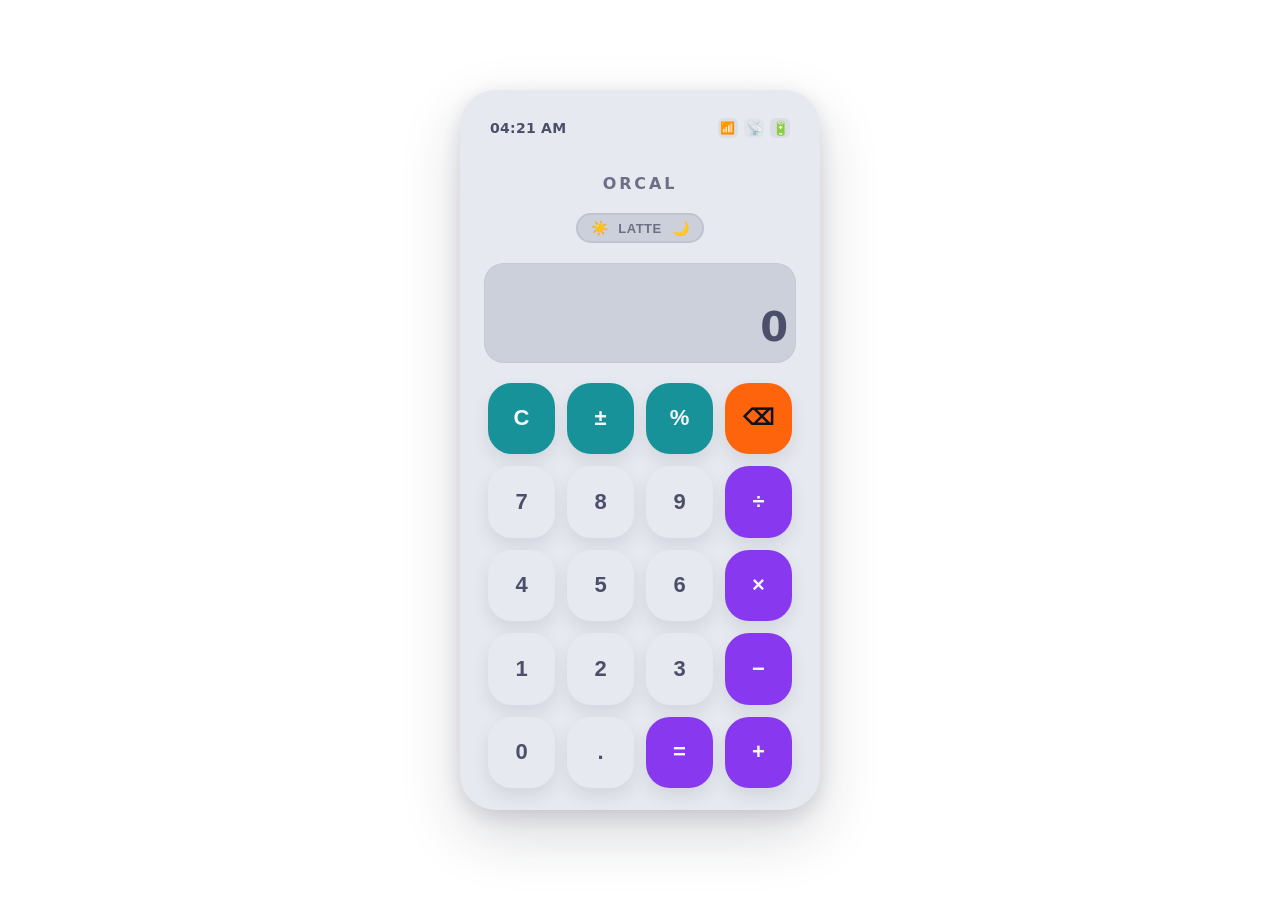
<file: ui/index.html>
<!doctype html>
<html lang="en">
  <head>
    <meta charset="UTF-8" />
    <meta name="viewport" content="width=device-width, initial-scale=1.0" />
    <title>orCAL - Calculator</title>
    <link rel="stylesheet" href="styles.css" />
  </head>
  <body>
    <main class="calculator-app">
      <section class="calculator-phone-frame">
        <div class="drag-region" data-tauri-drag-region aria-hidden="true"></div>
        <header class="calculator-status" data-tauri-drag-region>
          <div class="status">
            <div class="status-time" aria-live="polite">--:--</div>
            <div class="status-icons" aria-label="Connection status">
              <span class="status-icon" aria-hidden="true">📶</span>
              <button
                class="status-icon status-icon-button"
                type="button"
                data-action="minimize"
                aria-label="Minimize"
              >
                📡
              </button>
              <button
                class="status-icon status-icon-button"
                type="button"
                data-action="battery"
                aria-label="Battery 100%"
              >
                🔋
              </button>
            </div>
          </div>
          <div class="status-message" role="status" aria-live="polite"></div>
          <div class="status-brand">orCAL</div>
        </header>

        <div class="theme-toggle" role="group" aria-label="Change theme">
          <button class="theme-toggle-button" type="button" aria-pressed="false">
            <span class="theme-toggle-icon" aria-hidden="true">☀️</span>
            <span class="theme-toggle-label" aria-live="polite">Latte</span>
            <span class="theme-toggle-icon" aria-hidden="true">🌙</span>
          </button>
        </div>

        <section class="calculator-screen" aria-live="polite">
          <div class="screen-expression" data-expression></div>
          <div class="screen-result-wrapper">
            <div class="screen-result" data-result>0</div>
            <div class="screen-result-tooltip" data-result-tooltip role="tooltip">0</div>
          </div>
        </section>

        <section class="calculator-keypad" aria-label="Calculator keypad"></section>

      </section>
    </main>
    <script src="app.js"></script>
  </body>
</html>
</file>
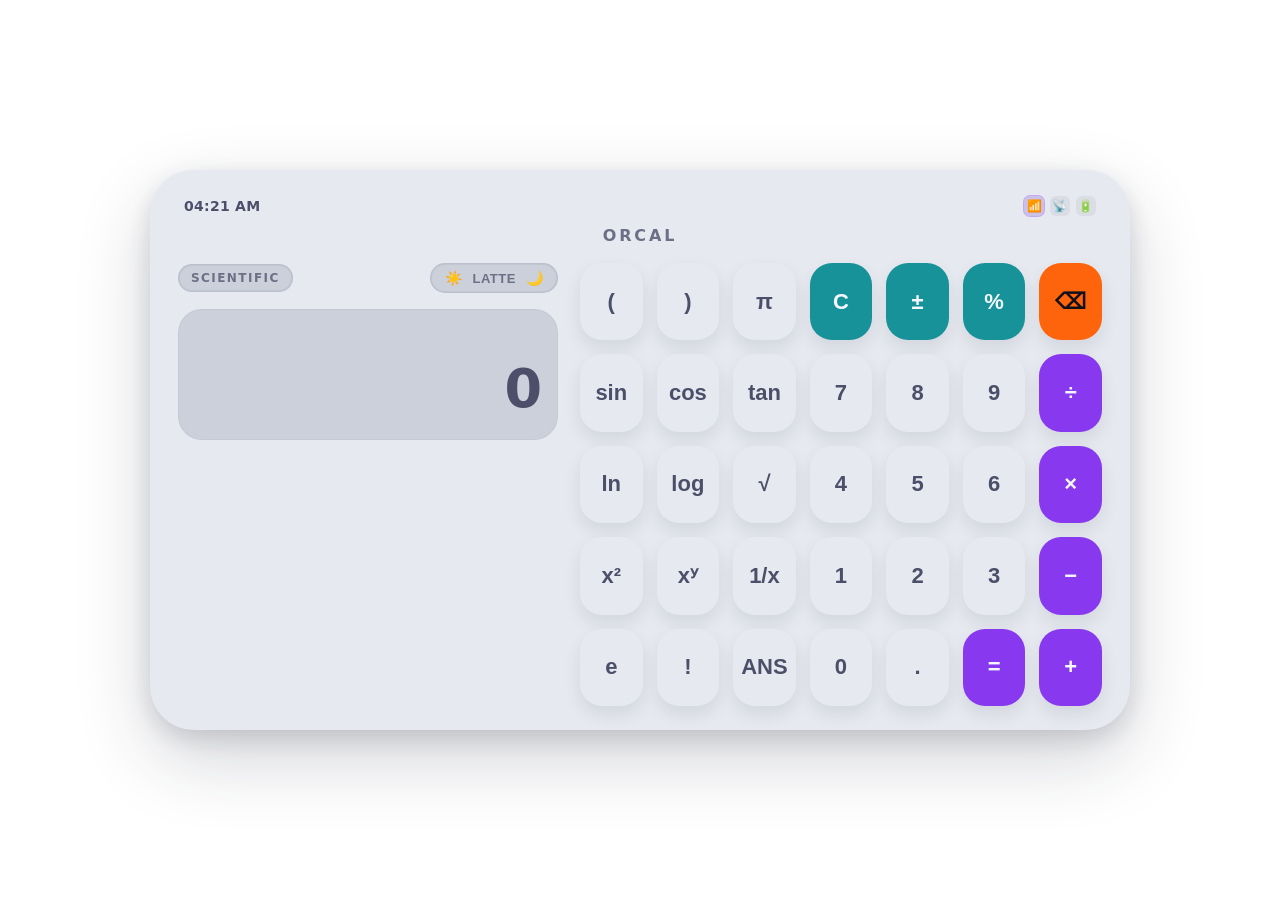
<file: ui/tablet-mode/index.html>
<!doctype html>
<html lang="en">
  <head>
    <meta charset="UTF-8" />
    <meta name="viewport" content="width=device-width, initial-scale=1.0" />
    <title>orCAL - Calculator</title>
    <link rel="stylesheet" href="styles.css" />
  </head>
  <body>
    <main class="calculator-app">
      <!-- Tablet-first layout (horizontal). Phone sizing is still supported via CSS fallbacks. -->
      <section class="calculator-tablet-frame" data-mode="scientific">
        <div class="drag-region" data-tauri-drag-region aria-hidden="true"></div>
        <header class="calculator-status">
          <div class="status">
            <div class="status-time" aria-live="polite">--:--</div>
            <div class="status-icons" aria-label="Status and modes">
              <button class="status-icon status-mode-toggle" type="button" aria-pressed="true" aria-label="Toggle scientific mode" title="Toggle scientific mode">📶</button>
              <span class="status-icon" aria-hidden="true">📡</span>
              <span class="status-icon" aria-hidden="true">🔋</span>
            </div>
          </div>
          <div class="status-brand">orCAL</div>
        </header>

        <section class="calculator-tablet-body" aria-label="Calculator">
          <div class="calculator-tablet-left">
            <div class="calculator-toolbar">
              <div class="calculator-mode" aria-label="Calculation mode">
                <span class="mode-pill" aria-hidden="true">Scientific</span>
              </div>

              <div class="theme-toggle" role="group" aria-label="Change theme">
                <button class="theme-toggle-button" type="button" aria-pressed="false">
                  <span class="theme-toggle-icon" aria-hidden="true">☀️</span>
                  <span class="theme-toggle-label" aria-live="polite">Latte</span>
                  <span class="theme-toggle-icon" aria-hidden="true">🌙</span>
                </button>
              </div>
            </div>

            <section class="calculator-screen" aria-live="polite">
              <div class="screen-expression" data-expression></div>
              <div class="screen-result-wrapper">
                <div class="screen-result" data-result>0</div>
                <div class="screen-result-tooltip" data-result-tooltip role="tooltip">0</div>
              </div>
            </section>
          </div>

          <div class="calculator-tablet-right">
            <section class="calculator-keypad" aria-label="Calculator keypad"></section>
          </div>
        </section>

      </section>
    </main>
    <script src="app.js"></script>
  </body>
</html>
</file>
<file: ui/styles.css>
:root {
  color-scheme: light;
  font-family: "SF Pro Display", "Segoe UI", system-ui, sans-serif;
  background: transparent;
  color: #4c4f69;
  --palette-background: #eff1f5;
  --palette-surface: #e6e9ef;
  --palette-surface-strong: #ccd0da;
  --palette-text: #4c4f69;
  --palette-muted: #6c6f85;
  --palette-accent: #8839ef;
  --palette-accent-strong: #e64553;
  --palette-accent-utility: #179299;
  --palette-accent-warm: #fe640b;
  --frame-background: var(--palette-surface);
  --text-primary: var(--palette-text);
  --text-muted: var(--palette-muted);
  --screen-background: var(--palette-surface-strong);
  --key-background: var(--palette-surface);
  --key-muted-background: #dfe3ea;
  --key-operator-background: var(--palette-accent);
  --key-operator-text: #f5f7ff;
  --key-utility-background: var(--palette-accent-utility);
  --key-utility-text: #f5f7ff;
  --key-backspace-background: var(--palette-accent-warm);
  --key-backspace-text: #11111b;
  --key-shadow: 0 8px 16px rgba(76, 79, 105, 0.12);
  --key-shadow-hover: 0 10px 20px rgba(76, 79, 105, 0.16);
  --key-shadow-pressed: 0 4px 10px rgba(76, 79, 105, 0.14);
  --status-icon-background: rgba(76, 79, 105, 0.08);
  --home-bar-background: rgba(76, 79, 105, 0.2);
  --screen-operator: var(--palette-accent-strong);
  --toggle-border: rgba(76, 79, 105, 0.12);
  --toggle-shadow: rgba(76, 79, 105, 0.08);
  --theme-transition: 240ms ease;
  --button-transition: 160ms cubic-bezier(0.2, 0.8, 0.2, 1);
}

:root[data-theme="mocha"] {
  color-scheme: dark;
  background: transparent;
  color: #cdd6f4;
  --palette-background: #1e1e2e;
  --palette-surface: #181825;
  --palette-surface-strong: #313244;
  --palette-text: #cdd6f4;
  --palette-muted: #a6adc8;
  --palette-accent: #cba6f7;
  --palette-accent-strong: #f38ba8;
  --palette-accent-utility: #94e2d5;
  --palette-accent-warm: #fab387;
  --frame-background: var(--palette-surface);
  --text-primary: var(--palette-text);
  --text-muted: var(--palette-muted);
  --screen-background: var(--palette-surface-strong);
  --key-background: #242436;
  --key-muted-background: #1f1f2d;
  --key-operator-background: var(--palette-accent);
  --key-operator-text: #11111b;
  --key-utility-background: var(--palette-accent-utility);
  --key-utility-text: #11111b;
  --key-backspace-background: var(--palette-accent-warm);
  --key-backspace-text: #11111b;
  --key-shadow: 0 10px 20px rgba(8, 8, 18, 0.55);
  --key-shadow-hover: 0 12px 24px rgba(8, 8, 18, 0.6);
  --key-shadow-pressed: 0 6px 14px rgba(8, 8, 18, 0.5);
  --status-icon-background: rgba(205, 214, 244, 0.08);
  --home-bar-background: rgba(205, 214, 244, 0.2);
  --screen-operator: var(--palette-accent-strong);
  --toggle-border: rgba(205, 214, 244, 0.14);
  --toggle-shadow: rgba(205, 214, 244, 0.08);
}

* {
  box-sizing: border-box;
}

body {
  margin: 0;
  width: 100%;
  height: 100%;
  display: flex;
  align-items: center;
  justify-content: center;
  padding: 0;
  background: transparent;
  color: var(--text-primary);
  transition: color var(--theme-transition);
}

html {
  width: 100%;
  height: 100%;
  background: transparent;
}

.app-disabled .calculator-phone-frame {
  opacity: 0.6;
  pointer-events: none;
}

.calculator-app {
  width: 100%;
  display: flex;
  align-items: center;
  justify-content: center;
}

.calculator-phone-frame {
  width: 360px;
  height: clamp(600px, 92vh, 720px);
  background: var(--frame-background);
  border-radius: 36px;
  overflow: hidden;
  box-shadow: 0 24px 60px rgba(29, 36, 55, 0.18),
    0 6px 18px rgba(29, 36, 55, 0.12);
  display: flex;
  flex-direction: column;
  padding: 28px 24px 22px;
  gap: 20px;
  position: relative;
  transition: background-color var(--theme-transition),
    box-shadow var(--theme-transition);
}

.drag-region {
  position: absolute;
  top: 0;
  left: 0;
  right: 0;
  height: 72px;
  -webkit-app-region: drag;
  pointer-events: none;
  z-index: 0;
}

.calculator-status {
  display: flex;
  flex-direction: column;
  gap: 10px;
  font-weight: 600;
  font-size: 14px;
  letter-spacing: 0.02em;
  padding: 0 6px;
  -webkit-app-region: drag;
}

.status {
  display: flex;
  align-items: center;
  justify-content: space-between;
}

.status-icons {
  display: flex;
  align-items: center;
  gap: 6px;
  -webkit-app-region: no-drag;
}

.status-icon {
  width: 20px;
  height: 20px;
  display: inline-flex;
  align-items: center;
  justify-content: center;
  border-radius: 6px;
  background: var(--status-icon-background);
  font-size: 12px;
  transition: background-color var(--theme-transition),
    color var(--theme-transition);
}

.status-icon-button {
  border: none;
  padding: 0;
  color: inherit;
  font: inherit;
  cursor: pointer;
  appearance: none;
  background: var(--status-icon-background);
  transition: background-color var(--theme-transition),
    transform var(--button-transition);
  -webkit-app-region: no-drag;
}

.status-icon-button--disabled,
.status-icon-button[aria-disabled="true"] {
  opacity: 0.45;
  cursor: not-allowed;
  filter: grayscale(0.2);
  transform: none;
}

.status-icon-button--disabled:hover,
.status-icon-button[aria-disabled="true"]:hover {
  filter: grayscale(0.2);
}

.status-icon-button--disabled:active,
.status-icon-button[aria-disabled="true"]:active {
  transform: none;
}

.status-icon-button:hover {
  filter: brightness(0.95);
}

.status-icon-button[data-action="battery"][data-battery-level="20"],
.status-icon-button[data-action="battery"][data-battery-level="0"] {
  color: var(--palette-accent-strong);
}

.status-icon-button[data-action="battery"][data-battery-level="100"],
.status-icon-button[data-action="battery"][data-battery-level="80"] {
  color: var(--palette-accent-utility);
}

.status-icon-button:active {
  transform: scale(0.96);
}

.status-icon-button:focus-visible {
  outline: 2px solid var(--accent);
  outline-offset: 2px;
}

.status-brand {
  text-align: center;
  font-size: 16px;
  text-transform: uppercase;
  letter-spacing: 0.18em;
  color: var(--text-muted);
  transition: color var(--theme-transition);
}

.status-message {
  min-height: 16px;
  text-align: center;
  font-size: 12px;
  color: var(--text-muted);
  opacity: 0;
  transition: opacity var(--theme-transition);
}

.status-message--visible {
  opacity: 1;
}

.theme-toggle {
  display: flex;
  justify-content: center;
}

.theme-toggle-button {
  border: 1px solid var(--toggle-border);
  background: var(--screen-background);
  border-radius: 999px;
  padding: 6px 14px;
  display: flex;
  align-items: center;
  gap: 10px;
  cursor: pointer;
  color: var(--text-primary);
  box-shadow: inset 0 0 0 1px var(--toggle-shadow);
  transition: background-color var(--theme-transition),
    border-color var(--theme-transition), color var(--theme-transition),
    box-shadow var(--theme-transition), transform var(--button-transition);
  -webkit-app-region: no-drag;
}

.theme-toggle-button:hover {
  transform: translateY(-1px);
}

.theme-toggle-button:active {
  transform: translateY(1px);
}

.theme-toggle-icon {
  font-size: 14px;
}

.theme-toggle-label {
  font-size: 13px;
  font-weight: 600;
  letter-spacing: 0.04em;
  text-transform: uppercase;
  color: var(--text-muted);
  transition: color var(--theme-transition);
}

.calculator-screen {
  flex: 0 0 auto;
  padding: 12px 8px;
  border-radius: 20px;
  background: var(--screen-background);
  text-align: right;
  display: flex;
  flex-direction: column;
  align-items: flex-end;
  gap: 6px;
  box-shadow: inset 0 0 0 1px rgba(27, 31, 42, 0.04);
  transition: background-color var(--theme-transition),
    box-shadow var(--theme-transition), color var(--theme-transition);
}

.screen-expression {
  font-size: 18px;
  opacity: 0.65;
  /* Keep a fixed line box so the result line doesn't shift when text appears. */
  line-height: 1.2;
  height: 1.2em;
  transition: color var(--theme-transition), opacity var(--theme-transition);
}

.screen-operator {
  color: var(--screen-operator);
  font-weight: 700;
  transition: color var(--theme-transition);
}

.screen-result {
  font-size: 40px;
  font-weight: 700;
  /* Prevent baseline/line-height changes from shifting the display when digits change. */
  line-height: 1.2;
  height: 1.2em;
  display: flex;
  align-items: center;
  justify-content: flex-end;
  width: 100%;
  white-space: nowrap;
  overflow: hidden;
  text-overflow: ellipsis;
  font-variant-numeric: tabular-nums;
  transition: color var(--theme-transition);
}

.screen-result-wrapper {
  position: relative;
  width: 100%;
  display: flex;
  justify-content: flex-end;
}

.screen-result-tooltip {
  position: absolute;
  right: 0;
  bottom: calc(100% + 8px);
  padding: 8px 12px;
  border-radius: 12px;
  background: var(--key-background);
  color: var(--text-primary);
  font-size: 16px;
  font-weight: 600;
  letter-spacing: 0.02em;
  box-shadow: 0 16px 30px rgba(0, 0, 0, 0.12);
  opacity: 0;
  transform: translateY(8px);
  pointer-events: none;
  white-space: nowrap;
  transition-property: opacity, transform, background-color, color, box-shadow;
  transition-duration: 160ms, 160ms, var(--theme-transition),
    var(--theme-transition), var(--theme-transition);
}

.screen-result-wrapper--tooltip:hover .screen-result-tooltip {
  opacity: 1;
  transform: translateY(0);
}

.calculator-keypad {
  flex: 1;
  display: grid;
  grid-template-columns: repeat(4, minmax(0, 1fr));
  gap: 12px;
  padding: 0 4px;
  align-content: stretch;
}

.key {
  border: none;
  border-radius: 24px;
  padding: 18px 0;
  min-height: 56px;
  font-size: 22px;
  font-weight: 600;
  background: var(--key-background);
  color: var(--text-primary);
  box-shadow: var(--key-shadow);
  cursor: pointer;
  transition: transform var(--button-transition),
    box-shadow var(--button-transition), background-color var(--theme-transition),
    color var(--theme-transition);
}

.key:hover {
  transform: translateY(-1px);
  box-shadow: var(--key-shadow-hover);
}

.key:active {
  transform: translateY(1px);
  box-shadow: var(--key-shadow-pressed);
}

.key:focus-visible,
.theme-toggle-button:focus-visible {
  outline: 2px solid var(--palette-accent);
  outline-offset: 2px;
}

.key-operator {
  background: var(--key-operator-background);
  color: var(--key-operator-text);
  transition: background-color var(--theme-transition),
    color var(--theme-transition);
}

.key-utility {
  background: var(--key-utility-background);
  color: var(--key-utility-text);
  transition: background-color var(--theme-transition),
    color var(--theme-transition);
}

.key-backspace {
  background: var(--key-backspace-background);
  color: var(--key-backspace-text);
  transition: background-color var(--theme-transition),
    color var(--theme-transition);
}

.home-bar {
  width: 120px;
  height: 6px;
  border-radius: 999px;
  background: var(--home-bar-background);
  position: absolute;
  bottom: 14px;
  left: 50%;
  transform: translateX(-50%);
  transition: background-color var(--theme-transition);
}

@media (prefers-reduced-motion: reduce) {
  *,
  *::before,
  *::after {
    animation: none !important;
    transition-duration: 0ms !important;
  }
}

@media (max-width: 420px) {
  .calculator-phone-frame {
    width: min(360px, 92vw);
    height: min(720px, 92vh);
  }
}

@media (max-height: 760px) {
  .calculator-phone-frame {
    height: min(720px, 92vh);
  }
}
</file>
<file: ui/tablet-mode/styles.css>
:root {
  color-scheme: light;
  font-family: "SF Pro Display", "Segoe UI", system-ui, sans-serif;
  background: transparent;
  color: #4c4f69;
  --palette-background: #eff1f5;
  --palette-surface: #e6e9ef;
  --palette-surface-strong: #ccd0da;
  --palette-text: #4c4f69;
  --palette-muted: #6c6f85;
  --palette-accent: #8839ef;
  --palette-accent-strong: #e64553;
  --palette-accent-utility: #179299;
  --palette-accent-warm: #fe640b;
  --frame-background: var(--palette-surface);
  --text-primary: var(--palette-text);
  --text-muted: var(--palette-muted);
  --screen-background: var(--palette-surface-strong);
  --key-background: var(--palette-surface);
  --key-muted-background: #dfe3ea;
  --key-operator-background: var(--palette-accent);
  --key-operator-text: #f5f7ff;
  --key-utility-background: var(--palette-accent-utility);
  --key-utility-text: #f5f7ff;
  --key-backspace-background: var(--palette-accent-warm);
  --key-backspace-text: #11111b;
  --key-shadow: 0 8px 16px rgba(76, 79, 105, 0.12);
  --key-shadow-hover: 0 10px 20px rgba(76, 79, 105, 0.16);
  --key-shadow-pressed: 0 4px 10px rgba(76, 79, 105, 0.14);
  --status-icon-background: rgba(76, 79, 105, 0.08);
  --home-bar-background: rgba(76, 79, 105, 0.2);
  --screen-operator: var(--palette-accent-strong);
  --toggle-border: rgba(76, 79, 105, 0.12);
  --toggle-shadow: rgba(76, 79, 105, 0.08);
  --theme-transition: 240ms ease;
  --button-transition: 160ms cubic-bezier(0.2, 0.8, 0.2, 1);
}

:root[data-theme="mocha"] {
  color-scheme: dark;
  background: transparent;
  color: #cdd6f4;
  --palette-background: #1e1e2e;
  --palette-surface: #181825;
  --palette-surface-strong: #313244;
  --palette-text: #cdd6f4;
  --palette-muted: #a6adc8;
  --palette-accent: #cba6f7;
  --palette-accent-strong: #f38ba8;
  --palette-accent-utility: #94e2d5;
  --palette-accent-warm: #fab387;
  --frame-background: var(--palette-surface);
  --text-primary: var(--palette-text);
  --text-muted: var(--palette-muted);
  --screen-background: var(--palette-surface-strong);
  --key-background: #242436;
  --key-muted-background: #1f1f2d;
  --key-operator-background: var(--palette-accent);
  --key-operator-text: #11111b;
  --key-utility-background: var(--palette-accent-utility);
  --key-utility-text: #11111b;
  --key-backspace-background: var(--palette-accent-warm);
  --key-backspace-text: #11111b;
  --key-shadow: 0 10px 20px rgba(8, 8, 18, 0.55);
  --key-shadow-hover: 0 12px 24px rgba(8, 8, 18, 0.6);
  --key-shadow-pressed: 0 6px 14px rgba(8, 8, 18, 0.5);
  --status-icon-background: rgba(205, 214, 244, 0.08);
  --home-bar-background: rgba(205, 214, 244, 0.2);
  --screen-operator: var(--palette-accent-strong);
  --toggle-border: rgba(205, 214, 244, 0.14);
  --toggle-shadow: rgba(205, 214, 244, 0.08);
}

* {
  box-sizing: border-box;
}

body {
  margin: 0;
  width: 100%;
  height: 100%;
  display: flex;
  align-items: center;
  justify-content: center;
  padding: 0;
  background: transparent;
  color: var(--text-primary);
  transition: color var(--theme-transition);
}

html {
  width: 100%;
  height: 100%;
  background: transparent;
}

.calculator-app {
  width: 100%;
  display: flex;
  align-items: center;
  justify-content: center;
}

/*
  Tablet-first frame (landscape).
  The phone frame is still kept for small viewports / legacy.
*/

.calculator-tablet-frame {
  width: min(980px, 92vw);
  height: min(560px, 92vh);
  background: var(--frame-background);
  border-radius: 44px;
  overflow: hidden;
  box-shadow: 0 28px 74px rgba(29, 36, 55, 0.2),
    0 8px 22px rgba(29, 36, 55, 0.14);
  display: flex;
  flex-direction: column;
  padding: 26px 28px 24px;
  gap: 18px;
  position: relative;
  transition: background-color var(--theme-transition),
    box-shadow var(--theme-transition);
}

.calculator-tablet-body {
  flex: 1;
  display: flex;
  gap: 22px;
  min-height: 0;
}

.calculator-tablet-left {
  width: min(380px, 42%);
  display: flex;
  flex-direction: column;
  gap: 16px;
  min-width: 320px;
}

.calculator-tablet-right {
  flex: 1;
  display: flex;
  min-width: 0;
}

.calculator-toolbar {
  display: flex;
  align-items: center;
  justify-content: space-between;
  gap: 12px;
}

.calculator-mode {
  display: flex;
  align-items: center;
}

.mode-pill {
  display: inline-flex;
  align-items: center;
  justify-content: center;
  padding: 6px 12px;
  border-radius: 999px;
  background: var(--screen-background);
  border: 1px solid var(--toggle-border);
  box-shadow: inset 0 0 0 1px var(--toggle-shadow);
  font-size: 12px;
  font-weight: 700;
  letter-spacing: 0.12em;
  text-transform: uppercase;
  color: var(--text-muted);
  transition: background-color var(--theme-transition),
    border-color var(--theme-transition), color var(--theme-transition),
    box-shadow var(--theme-transition);
}

.calculator-phone-frame {
  width: 360px;
  height: 720px;
  background: var(--frame-background);
  border-radius: 36px;
  overflow: hidden;
  box-shadow: 0 24px 60px rgba(29, 36, 55, 0.18),
    0 6px 18px rgba(29, 36, 55, 0.12);
  display: flex;
  flex-direction: column;
  padding: 28px 24px 22px;
  gap: 20px;
  position: relative;
  transition: background-color var(--theme-transition),
    box-shadow var(--theme-transition);
}

.drag-region {
  position: absolute;
  top: 0;
  left: 0;
  right: 0;
  height: 72px;
  -webkit-app-region: drag;
  z-index: 2;
}

.calculator-status {
  display: flex;
  flex-direction: column;
  gap: 10px;
  font-weight: 600;
  font-size: 14px;
  letter-spacing: 0.02em;
  padding: 0 6px;
}

.status {
  display: flex;
  align-items: center;
  justify-content: space-between;
}

.status-icons {
  display: flex;
  align-items: center;
  gap: 6px;
}

.status-icon {
  width: 20px;
  height: 20px;
  display: inline-flex;
  align-items: center;
  justify-content: center;
  border-radius: 6px;
  background: var(--status-icon-background);
  font-size: 12px;
  transition: background-color var(--theme-transition),
    color var(--theme-transition);
}


/* Mode toggle (📶) */
.status-mode-toggle {
  border: 0;
  padding: 0;
  cursor: pointer;
  user-select: none;
  -webkit-user-select: none;
  transition: transform var(--button-transition), background-color var(--theme-transition),
    color var(--theme-transition), box-shadow var(--button-transition);
}

.status-mode-toggle:active {
  transform: scale(0.92);
}

.calculator-tablet-frame[data-mode="scientific"] .status-mode-toggle {
  background: color-mix(in srgb, var(--palette-accent) 18%, var(--status-icon-background));
  box-shadow: 0 0 0 1px color-mix(in srgb, var(--palette-accent) 36%, transparent);
}

.status-mode-toggle.mode-toggle-pulse {
  animation: modeTogglePulse 320ms var(--button-transition);
}

@keyframes modeTogglePulse {
  0% { transform: scale(1); }
  40% { transform: scale(1.12); }
  100% { transform: scale(1); }
}

.status-brand {
  text-align: center;
  font-size: 16px;
  text-transform: uppercase;
  letter-spacing: 0.18em;
  color: var(--text-muted);
  transition: color var(--theme-transition);
}

.theme-toggle {
  display: flex;
  justify-content: center;
}

.theme-toggle-button {
  border: 1px solid var(--toggle-border);
  background: var(--screen-background);
  border-radius: 999px;
  padding: 6px 14px;
  display: flex;
  align-items: center;
  gap: 10px;
  cursor: pointer;
  color: var(--text-primary);
  box-shadow: inset 0 0 0 1px var(--toggle-shadow);
  transition: background-color var(--theme-transition),
    border-color var(--theme-transition), color var(--theme-transition),
    box-shadow var(--theme-transition), transform var(--button-transition);
}

.theme-toggle-button:hover {
  transform: translateY(-1px);
}

.theme-toggle-button:active {
  transform: translateY(1px);
}

.theme-toggle-icon {
  font-size: 14px;
}

.theme-toggle-label {
  font-size: 13px;
  font-weight: 600;
  letter-spacing: 0.04em;
  text-transform: uppercase;
  color: var(--text-muted);
  transition: color var(--theme-transition);
}

.calculator-screen {
  flex: 0 0 auto;
  padding: 12px 8px;
  border-radius: 20px;
  background: var(--screen-background);
  text-align: right;
  display: flex;
  flex-direction: column;
  align-items: flex-end;
  gap: 6px;
  box-shadow: inset 0 0 0 1px rgba(27, 31, 42, 0.04);
  transition: background-color var(--theme-transition),
    box-shadow var(--theme-transition), color var(--theme-transition);
}

.screen-expression {
  font-size: 18px;
  opacity: 0.65;
  /* Keep a fixed line box so the result line doesn't shift when text appears. */
  line-height: 1.2;
  height: 1.2em;
  transition: color var(--theme-transition), opacity var(--theme-transition);
}

.screen-operator {
  color: var(--screen-operator);
  font-weight: 700;
  transition: color var(--theme-transition);
}

.screen-result {
  font-size: 40px;
  font-weight: 700;
  /* Prevent baseline/line-height changes from shifting the display when digits change. */
  line-height: 1.2;
  height: 1.2em;
  display: flex;
  align-items: center;
  justify-content: flex-end;
  width: 100%;
  white-space: nowrap;
  overflow: hidden;
  text-overflow: ellipsis;
  font-variant-numeric: tabular-nums;
  transition: color var(--theme-transition);
}

.screen-result-wrapper {
  position: relative;
  width: 100%;
  display: flex;
  justify-content: flex-end;
}

.screen-result-tooltip {
  position: absolute;
  right: 0;
  bottom: calc(100% + 8px);
  padding: 8px 12px;
  border-radius: 12px;
  background: var(--key-background);
  color: var(--text-primary);
  font-size: 16px;
  font-weight: 600;
  letter-spacing: 0.02em;
  box-shadow: 0 16px 30px rgba(0, 0, 0, 0.12);
  opacity: 0;
  transform: translateY(8px);
  pointer-events: none;
  white-space: nowrap;
  transition-property: opacity, transform, background-color, color, box-shadow;
  transition-duration: 160ms, 160ms, var(--theme-transition),
    var(--theme-transition), var(--theme-transition);
}

.screen-result-wrapper--tooltip:hover .screen-result-tooltip {
  opacity: 1;
  transform: translateY(0);
}

.calculator-keypad {
  flex: 1;
  display: grid;
  grid-template-columns: repeat(var(--keypad-columns, 4), minmax(0, 1fr));
  gap: 12px;
  padding: 0 4px;
  align-content: stretch;
}


/* Smooth transition when swapping keypad layouts (standard <-> scientific). */
.calculator-keypad {
  will-change: transform, opacity, filter;
}

.calculator-keypad.keypad-swap-out {
  animation: keypadSwapOut 180ms var(--button-transition) forwards;
  pointer-events: none;
}

.calculator-keypad.keypad-swap-in {
  animation: keypadSwapIn 220ms var(--button-transition);
}

@keyframes keypadSwapOut {
  from { opacity: 1; transform: translateX(0) scale(1); filter: blur(0); }
  to   { opacity: 0; transform: translateX(-10px) scale(0.985); filter: blur(2px); }
}

@keyframes keypadSwapIn {
  from { opacity: 0; transform: translateX(10px) scale(0.985); filter: blur(2px); }
  to   { opacity: 1; transform: translateX(0) scale(1); filter: blur(0); }
}

.mode-pill.mode-pill-swap {
  animation: modePillSwap 220ms var(--button-transition);
}

@keyframes modePillSwap {
  from { opacity: 0.65; transform: translateY(-2px); }
  to { opacity: 1; transform: translateY(0); }
}

/* Slightly more generous sizing on tablet. */
.calculator-tablet-frame .calculator-screen {
  padding: 18px 16px;
  border-radius: 24px;
}

.calculator-tablet-frame .screen-expression {
  font-size: 20px;
}

.calculator-tablet-frame .screen-result {
  font-size: 54px;
}

.calculator-tablet-frame[data-mode="scientific"] .calculator-keypad {
  --keypad-columns: 7;
  gap: 14px;
  padding: 0;
  align-content: stretch;
}

.calculator-tablet-frame[data-mode="standard"] .calculator-keypad {
  --keypad-columns: 4;
  gap: 12px;
  padding: 0 4px;
  align-content: stretch;
}

/* Slightly larger keys in standard mode to keep proportions nice. */
.calculator-tablet-frame[data-mode="standard"] .key {
  min-height: 66px;
  font-size: 24px;
}

.calculator-tablet-frame[data-mode="standard"] .key-muted {
  display: none;
}

.calculator-tablet-frame .key {
  min-height: 62px;
  padding: 18px 0;
  border-radius: 22px;
}

.key-muted {
  background: var(--key-muted-background);
}

.key {
  border: none;
  border-radius: 24px;
  padding: 18px 0;
  min-height: 56px;
  font-size: 22px;
  font-weight: 600;
  background: var(--key-background);
  color: var(--text-primary);
  box-shadow: var(--key-shadow);
  cursor: pointer;
  transition: transform var(--button-transition),
    box-shadow var(--button-transition), background-color var(--theme-transition),
    color var(--theme-transition);
}

.key:hover {
  transform: translateY(-1px);
  box-shadow: var(--key-shadow-hover);
}

.key:active {
  transform: translateY(1px);
  box-shadow: var(--key-shadow-pressed);
}

.key:focus-visible,
.theme-toggle-button:focus-visible {
  outline: 2px solid var(--palette-accent);
  outline-offset: 2px;
}

.key-operator {
  background: var(--key-operator-background);
  color: var(--key-operator-text);
  transition: background-color var(--theme-transition),
    color var(--theme-transition);
}

.key-utility {
  background: var(--key-utility-background);
  color: var(--key-utility-text);
  transition: background-color var(--theme-transition),
    color var(--theme-transition);
}

.key-backspace {
  background: var(--key-backspace-background);
  color: var(--key-backspace-text);
  transition: background-color var(--theme-transition),
    color var(--theme-transition);
}

.home-bar {
  width: 120px;
  height: 6px;
  border-radius: 999px;
  background: var(--home-bar-background);
  position: absolute;
  bottom: 14px;
  left: 50%;
  transform: translateX(-50%);
  transition: background-color var(--theme-transition);
}

@media (prefers-reduced-motion: reduce) {
  *,
  *::before,
  *::after {
    animation: none !important;
    transition-duration: 0ms !important;
  }
}

@media (max-width: 420px) {
  .calculator-phone-frame {
    width: min(360px, 92vw);
    height: min(720px, 92vh);
  }
}

@media (max-width: 860px) {
  .calculator-tablet-frame {
    width: min(520px, 92vw);
    height: min(780px, 92vh);
    padding: 26px 22px 22px;
  }

  .calculator-tablet-body {
    flex-direction: column;
  }

  .calculator-tablet-left {
    width: 100%;
    min-width: 0;
  }

  .calculator-tablet-frame[data-mode="scientific"] .calculator-keypad {
    --keypad-columns: 5;
  }

  .calculator-tablet-frame[data-mode="standard"] .calculator-keypad {
    --keypad-columns: 4;
  }
}
</file>
